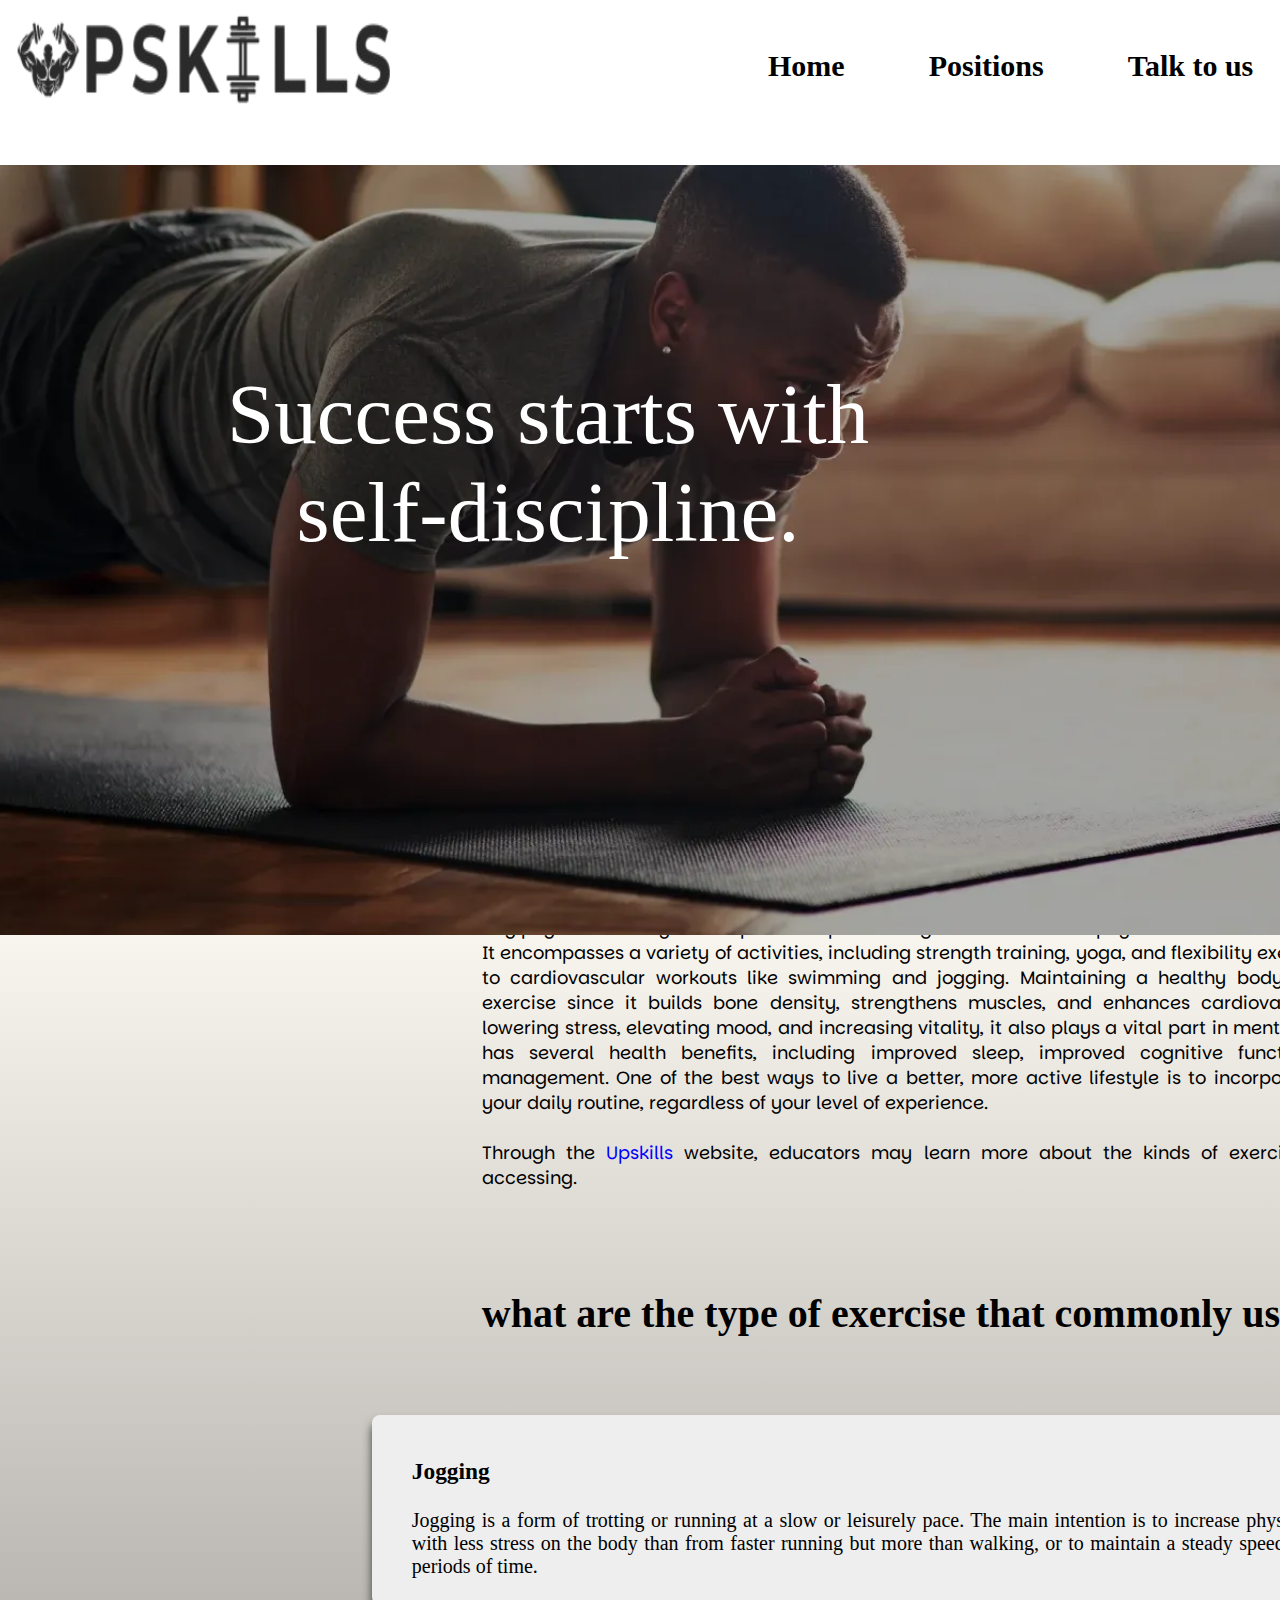
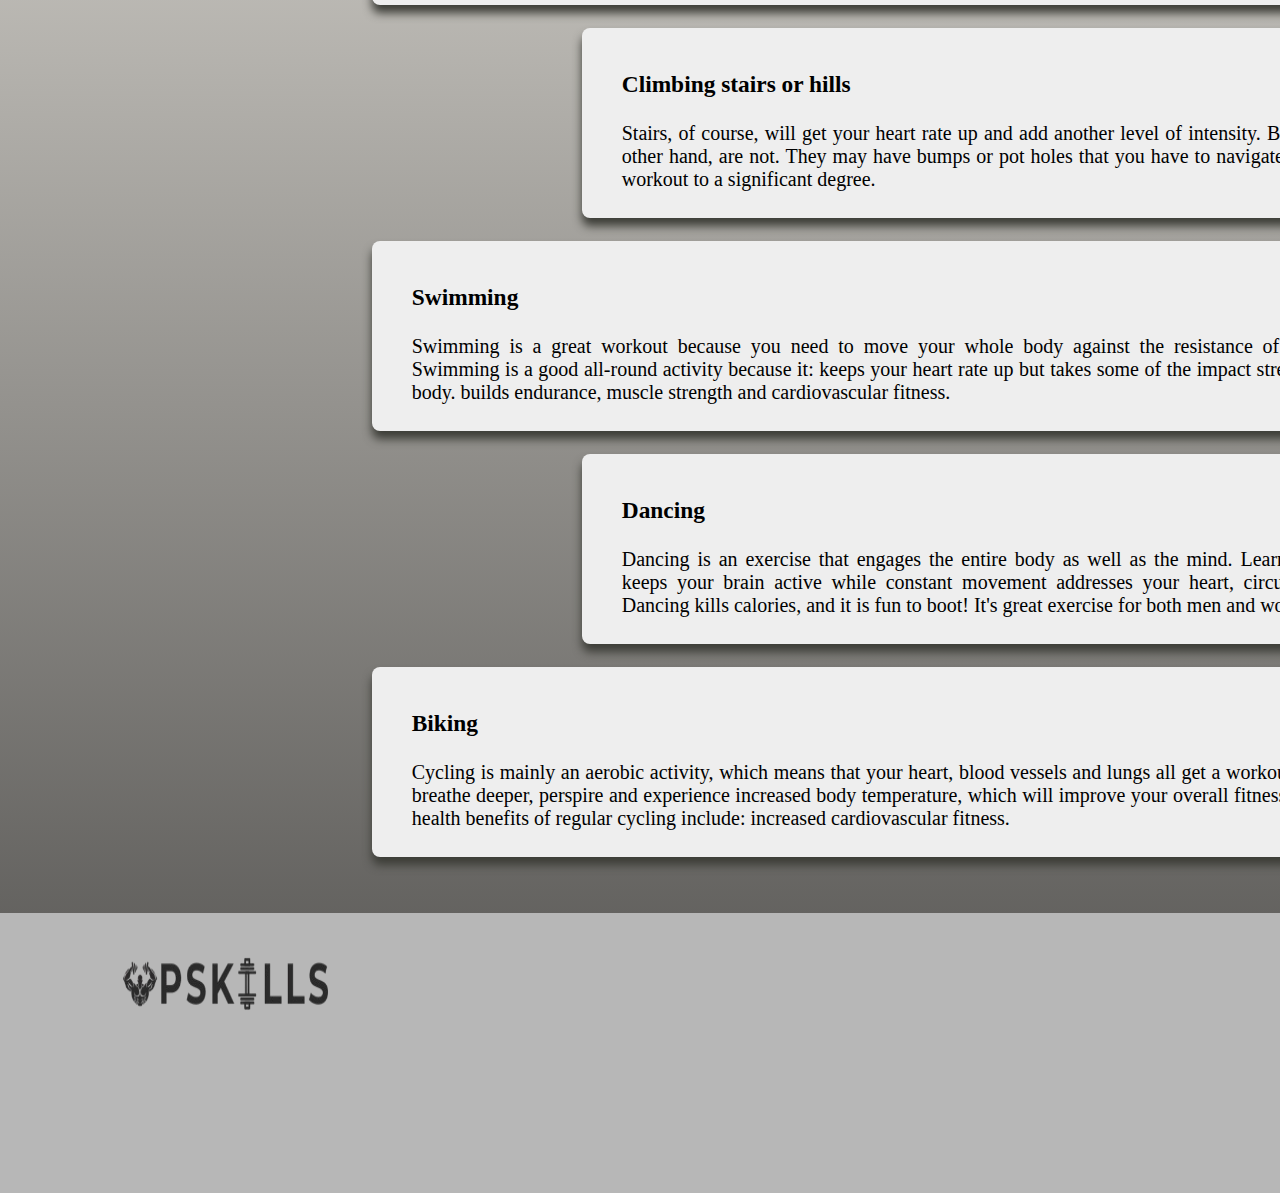
<file: index.html>
<!DOCTYPE html>
<html lang="en">
<head>
    <meta charset="UTF-8">
    <meta name="viewport" content="width=device-width, initial-scale=1.0">
    <link rel="preconnect" href="https://fonts.googleapis.com">
<link rel="preconnect" href="https://fonts.gstatic.com" crossorigin>
<link href="https://fonts.googleapis.com/css2?family=Parkinsans:wght@300..800&display=swap" rel="stylesheet">
<link rel="stylesheet" href="https://cdnjs.cloudflare.com/ajax/libs/font-awesome/6.7.1/css/all.min.css" integrity="sha512-5Hs3dF2AEPkpNAR7UiOHba+lRSJNeM2ECkwxUIxC1Q/FLycGTbNapWXB4tP889k5T5Ju8fs4b1P5z/iB4nMfSQ==" crossorigin="anonymous" referrerpolicy="no-referrer" />
    <link rel="stylesheet" href="style.css">
    <link rel="apple-touch-icon" sizes="180x180" href="/apple-touch-icon.png">
<link rel="icon" type="image/png" sizes="32x32" href="/favicon-32x32.png">
<link rel="icon" type="image/png" sizes="16x16" href="/favicon-16x16.png">
<link rel="manifest" href="/site.webmanifest">
    <title>Upskills</title>
</head>
<body>
<div class="bgcolor">
        <img src="./image/logo-removebg-preview.png" alt="logo">
    <nav class="navbar">
        <ul class="navlink">
            <li class="navlinks">
                <a href="home.html">Home</a>
            </li>
         
            <li class="navlinks labs">
                <a>Positions</a>
                <ul class="dropdown">
                    <div class="atak">
                    <a href="./sitting.html"><li>Sitting</li></a>
                    <a href="./kneeling.html"><li>Kneeling</li></a>
                    <a href="./lying.html"><li>Lying</li></a>
                </div>
                </ul>
            
            </li>
            <li class="navlinks">
                <a href="./talk.html">Talk to us</a>
            </li>
        </ul>
    </nav>
</div>
    <div class="bg">
       <p class="p1">Success starts with self-discipline.</p>
    </div>
<div class="all">
<div class="p2">
    <p class="p3">Any physical activity that improves or preserves general health and physical fitness is considered exercise. It encompasses a variety of activities, including strength training, yoga, and flexibility exercises in addition to cardiovascular workouts like swimming and jogging. Maintaining a healthy body requires regular exercise since it builds bone density, strengthens muscles, and enhances cardiovascular health. By lowering stress, elevating mood, and increasing vitality, it also plays a vital part in mental health. Exercise has several health benefits, including improved sleep, improved cognitive function, and weight management. One of the best ways to live a better, more active lifestyle is to incorporate exercise into your daily routine, regardless of your level of experience. 
        <br> 
        <br>
        Through the <a style="text-decoration: none; color: blue;" href="">Upskills</a> website, educators may learn more about the kinds of exercises students are accessing.
    </p>
    <br>
    <br>
</div>
    <p class="p4">what are the type of exercise that commonly used?</p>
    <br>
    <div class="una">
   <ol>
    <div class="atik">
    <li> <h3>Jogging</h3>
        Jogging is a form of trotting or running at a slow or leisurely pace. The main intention is to increase physical fitness with less stress on the body than from faster running but more than walking, or to maintain a steady speed for longer periods of time.</li>
    </div>
    <br>
    <div class="atiks">
    <li> <h3>Climbing stairs or hills</h3>
        Stairs, of course, will get your heart rate up and add another level of intensity. But stairs are predictable. Hills, on the other hand, are not. They may have bumps or pot holes that you have to navigate, which increases the intensity of the workout to a significant degree. </li>
    </div>
    <br>
    <div class="atik">
    <li><h3>Swimming</h3>
        Swimming is a great workout because you need to move your whole body against the resistance of the water. Swimming is a good all-round activity because it: keeps your heart rate up but takes some of the impact stress off your body. builds endurance, muscle strength and cardiovascular fitness.</li>
    </div>
    <br>
    <div class="atiks">
        <li><h3>Dancing</h3>
        Dancing is an exercise that engages the entire body as well as the mind. Learning and remembering choreography keeps your brain active while constant movement addresses your heart, circulation, balance, muscles and joints. Dancing kills calories, and it is fun to boot! It's great exercise for both men and women.</li>
    </div>
    <br>
    <div class="atik">
        <li><h3>Biking</h3>
        Cycling is mainly an aerobic activity, which means that your heart, blood vessels and lungs all get a workout. You will breathe deeper, perspire and experience increased body temperature, which will improve your overall fitness level. The health benefits of regular cycling include: increased cardiovascular fitness.</li>
    </div>
    </ol>
    </div>
    <br>
    <br>
    <div class="last">

        <img class="m1" src="./image/logo-removebg-preview.png" alt="logo">

       
    </div>
    <div class="f1">
        <a href="https://www.facebook.com/hhshhshshshshs"><i class="fa-brands fa-facebook"></i></a>
        </div>
        <div class="f2">
        <a href="https://www.instagram.com/dhars167/"><i class="fa-brands fa-instagram"></i></a>
        </div>
</div>
</body>
</html>
</file>
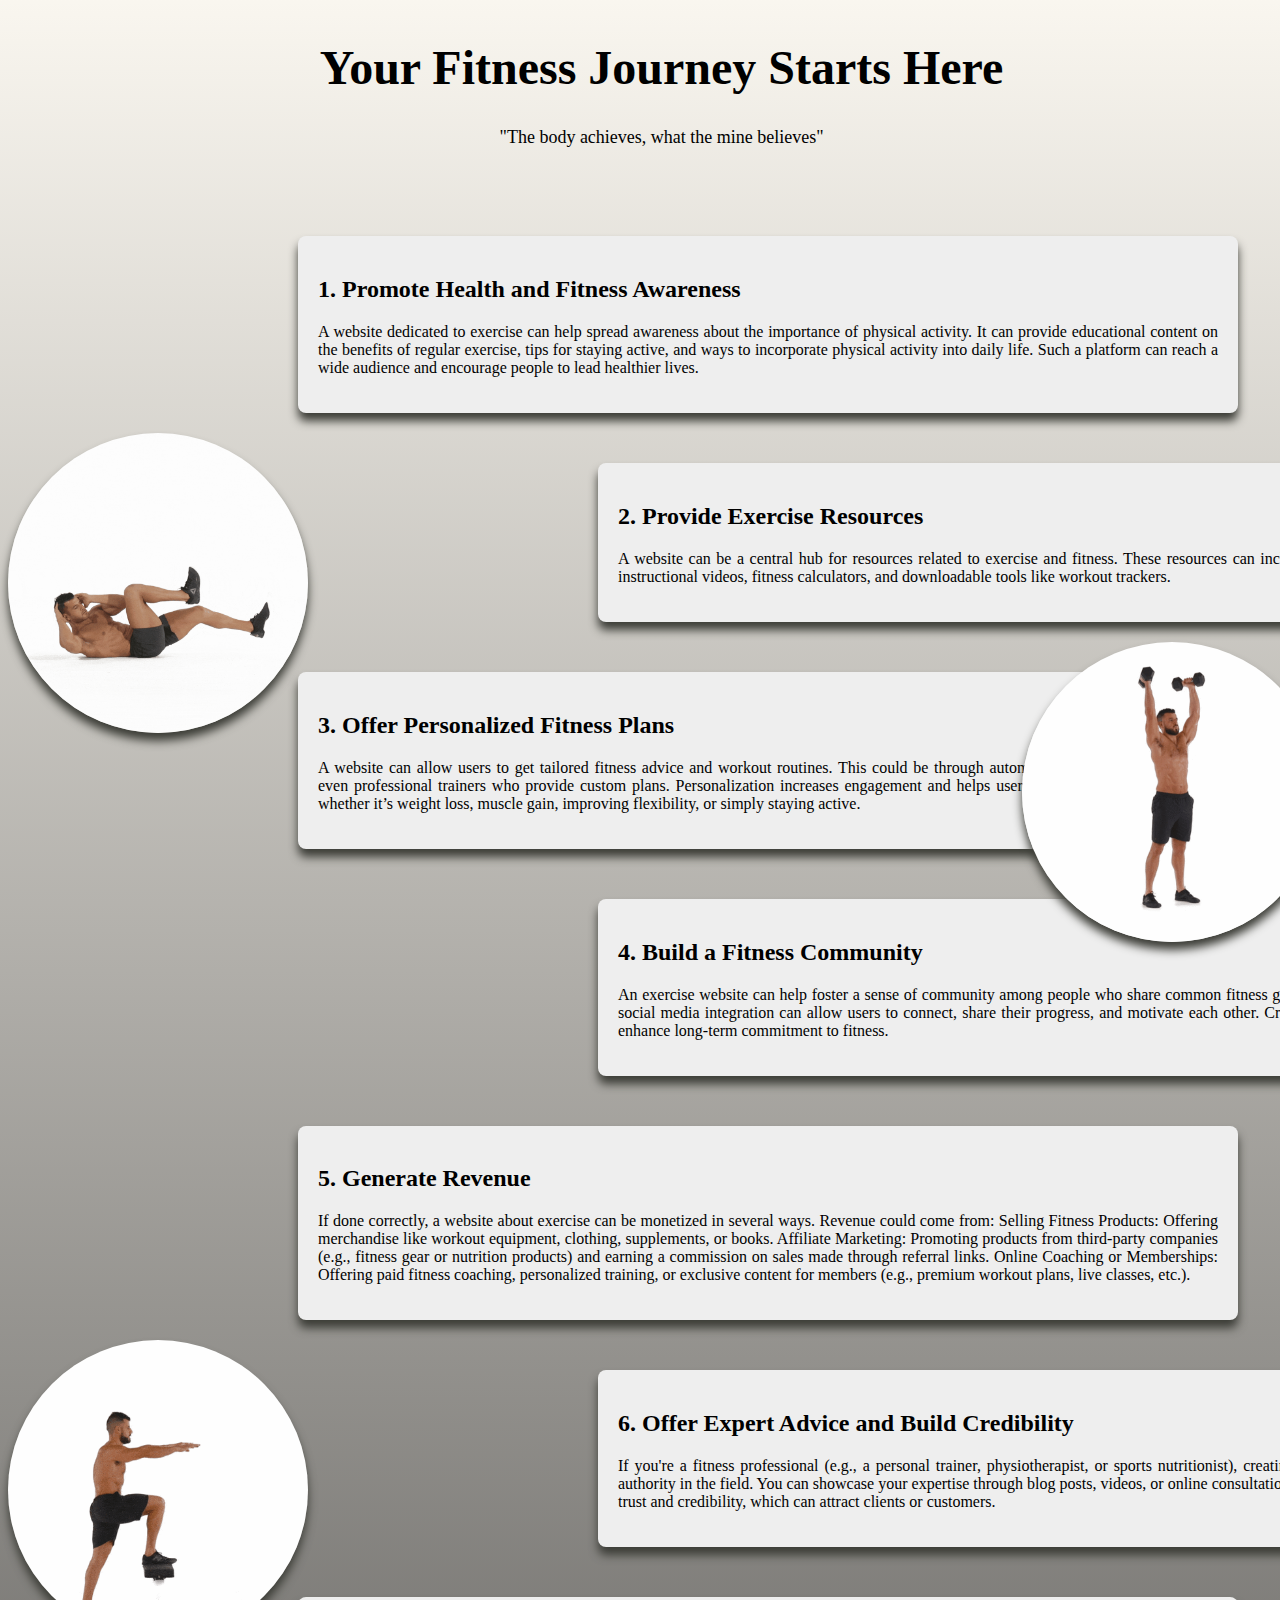
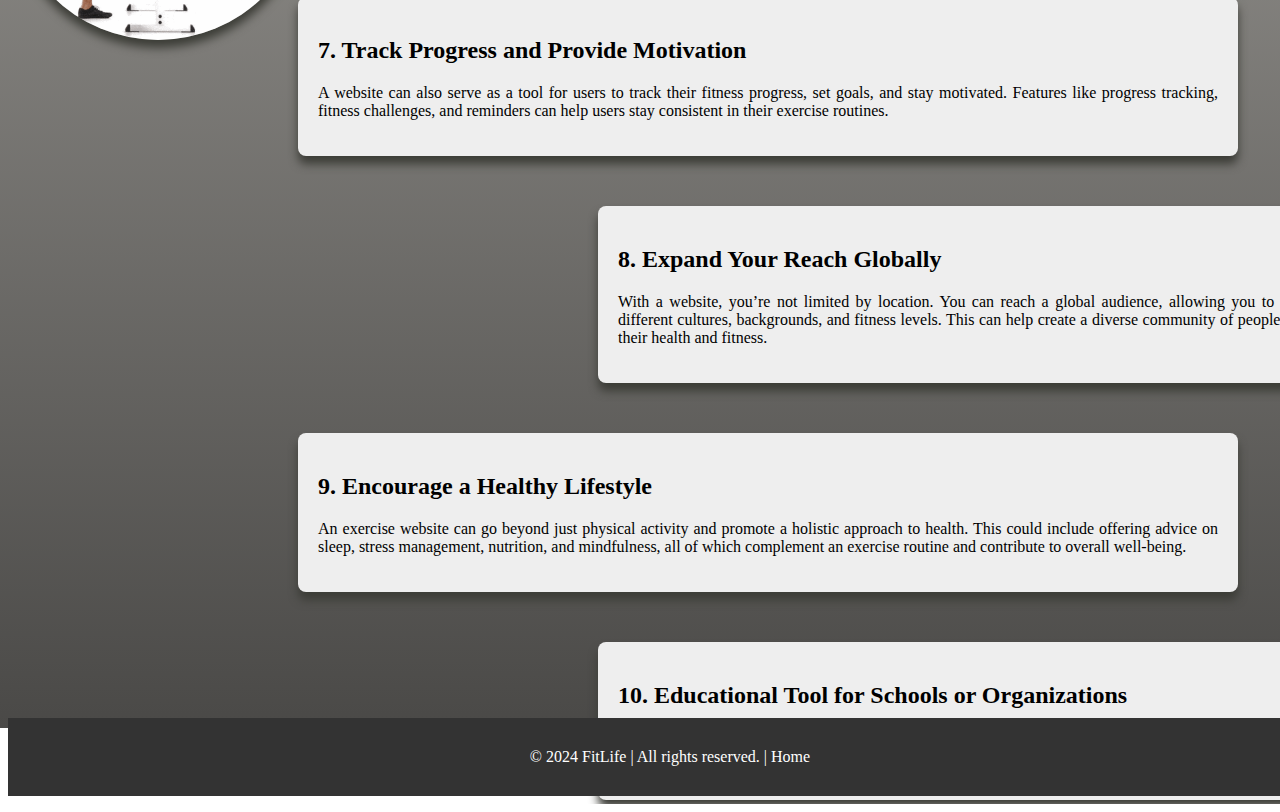
<file: home.html>
<!DOCTYPE html>
<html lang="en">
<head>
    <meta charset="UTF-8">
    <meta name="viewport" content="width=device-width, initial-scale=1.0">
    <link rel="stylesheet" href="style.css">
    <title>About</title>
</head>

<body>
    <div class="dar2">
    <header>
        <h1>Your Fitness Journey Starts Here</h1>
        <p class="motto">"The body achieves, what the mine believes"</p>
    </header>

    <!-- Section 1: Why We Created This Website -->
    <section>
        <div class="card">
            <h2>1. Promote Health and Fitness Awareness</h2>
            <p>A website dedicated to exercise can help spread awareness about the importance of physical activity. It can provide educational content on the benefits of regular exercise, tips for staying active, and ways to incorporate physical activity into daily life. Such a platform can reach a wide audience and encourage people to lead healthier lives.</p>
        </div>
            <img class="log" src="./image/100.gif"> 
    </section>
    <div class="cards">
        <h2>2. Provide Exercise Resources</h2>
        <p>A website can be a central hub for resources related to exercise and fitness. These resources can include workout routines, fitness plans, instructional videos, fitness calculators, and downloadable tools like workout trackers.</p>
    </div>    
    <img class="logs" src="./image/99.gif">
    <div class="card">
        <h2>3. Offer Personalized Fitness Plans</h2>
        <p>A website can allow users to get tailored fitness advice and workout routines. This could be through automated tools, questionnaires, or even professional trainers who provide custom plans. Personalization increases engagement and helps users achieve their specific goals, whether it’s weight loss, muscle gain, improving flexibility, or simply staying active.</p>
    </div>

    <div class="cards">
        <h2>4. Build a Fitness Community</h2>
        <p>An exercise website can help foster a sense of community among people who share common fitness goals. Forums, discussion boards, and social media integration can allow users to connect, share their progress, and motivate each other. Creating a supportive environment can enhance long-term commitment to fitness.</p>
    </div>
    <div class="card">
        <h2>5. Generate Revenue</h2>
        <p>If done correctly, a website about exercise can be monetized in several ways. Revenue could come from:
            Selling Fitness Products: Offering merchandise like workout equipment, clothing, supplements, or books.
            Affiliate Marketing: Promoting products from third-party companies (e.g., fitness gear or nutrition products) and earning a commission on sales made through referral links.
            Online Coaching or Memberships: Offering paid fitness coaching, personalized training, or exclusive content for members (e.g., premium workout plans, live classes, etc.).
            </p>
    </div>
    <img class="log" src="./image/98.gif">
    <div class="cards">
        <h2>6. Offer Expert Advice and Build Credibility</h2>
        <p>If you're a fitness professional (e.g., a personal trainer, physiotherapist, or sports nutritionist), creating a website can position you as an authority in the field. You can showcase your expertise through blog posts, videos, or online consultations. A well-maintained website builds trust and credibility, which can attract clients or customers.</p>
    </div>
    <div class="card">
        <h2>7. Track Progress and Provide Motivation</h2>
        <p>A website can also serve as a tool for users to track their fitness progress, set goals, and stay motivated. Features like progress tracking, fitness challenges, and reminders can help users stay consistent in their exercise routines.
        </p>
    </div><div class="cards">
        <h2>8. Expand Your Reach Globally</h2>
        <p>With a website, you’re not limited by location. You can reach a global audience, allowing you to share information with people from different cultures, backgrounds, and fitness levels. This can help create a diverse community of people who are all committed to improving their health and fitness.
        </p>
    </div><div class="card">
        <h2>9. Encourage a Healthy Lifestyle</h2>
        <p>An exercise website can go beyond just physical activity and promote a holistic approach to health. This could include offering advice on sleep, stress management, nutrition, and mindfulness, all of which complement an exercise routine and contribute to overall well-being.
        </p>
    </div><div class="cards">
        <h2>10. Educational Tool for Schools or Organizations</h2>
        <p>A website about exercise can be a valuable resource for schools, sports teams, or wellness organizations that want to educate their students, employees, or members about physical activity and fitness.
        </p>
    </div>
    <button onclick="topFunction()" id="myBtn" title="Go to top">Top</button>

<!--<div style="background-color:black;color:white;padding:30px">Scroll Down</div>
<div style="background-color:lightgrey;padding:30px 30px 2500px">This example demonstrates how to create a "scroll to top" button that becomes visible 
  <strong>when the user starts to scroll the page</strong>.</div>-->

<script>
// Get the button
let mybutton = document.getElementById("myBtn");

// When the user scrolls down 20px from the top of the document, show the button
window.onscroll = function() {scrollFunction()};

function scrollFunction() {
  if (document.body.scrollTop > 20 || document.documentElement.scrollTop > 20) {
    mybutton.style.display = "block";
  } else {
    mybutton.style.display = "none";
  }
}

// When the user clicks on the button, scroll to the top of the document
function topFunction() {
  document.body.scrollTop = 0;
  document.documentElement.scrollTop = 0;
}
</script>
</div>
<footer>
    <p>&copy; 2024 FitLife | All rights reserved. | <a href="./index.html" style="color: white;">Home</a></p>
</footer>
</body>
</html>
</file>
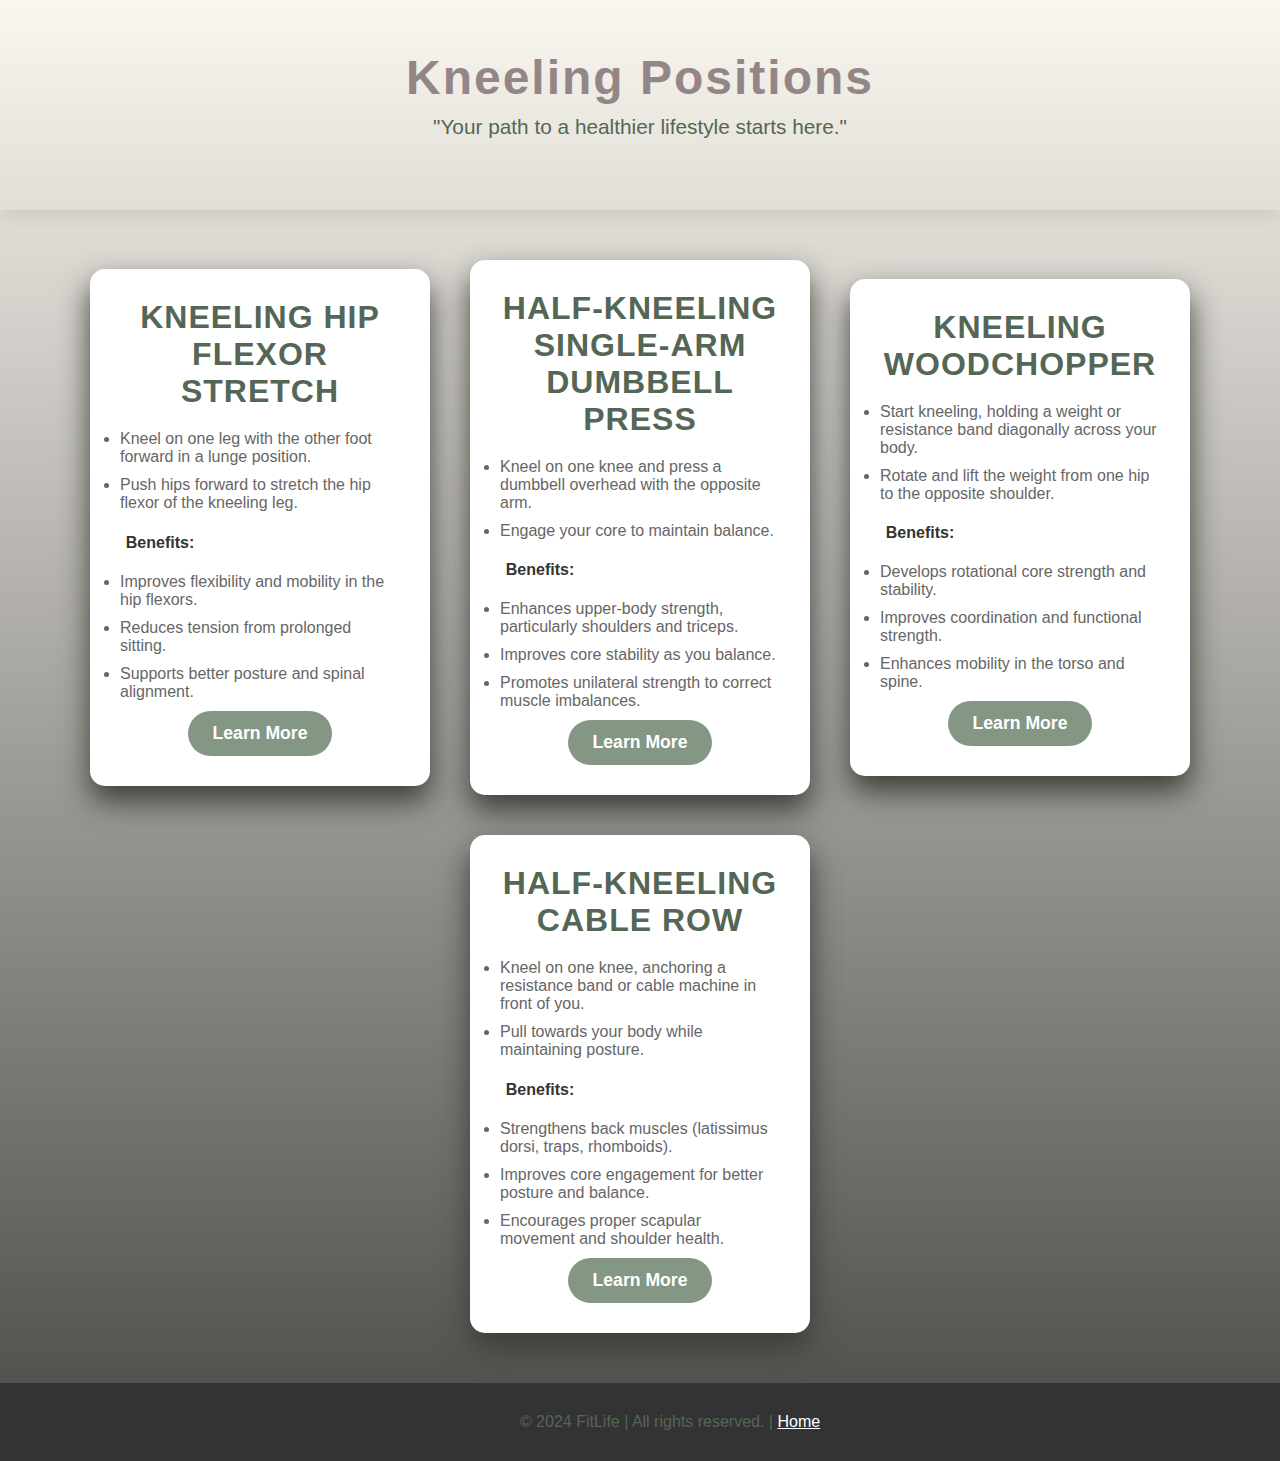
<file: kneeling.html>
<!DOCTYPE html>
<html lang="en">
<head>
    <meta charset="UTF-8">
    <meta name="viewport" content="width=device-width, initial-scale=1.0">
    <title>Kneeling Position</title>
    <link rel="stylesheet" href="knee.css">

</head>
<body>

    <header>
        <h1>Kneeling Positions</h1>
        <p>"Your path to a healthier lifestyle starts here."</p>
    </header>
<!-- Card 1: Kneeling Hip Flexor Stretch -->
    <div class="exercise-container">

        <div class="exercise-category">
            <h2>Kneeling Hip Flexor Stretch</h2>
            <ul>
                <li>Kneel on one leg with the other foot forward in a lunge position.</li>
                <li>Push hips forward to stretch the hip flexor of the kneeling leg.</li>

            </ul>
            <h4>Benefits:</h4>
            <ul>
                <li>Improves flexibility and mobility in the hip flexors.</li>
                <li>Reduces tension from prolonged sitting.</li>
                <li>Supports better posture and spinal alignment.</li>
            </ul>

            <a href="https://www.youtube.com/watch?v=bbFFdxcAYiw" class="btn-learn-more">Learn More</a>
        </div>

        <!-- Card 2: Half-Kneeling Single-Arm Press -->
        <div class="exercise-category">
            <h2>Half-Kneeling Single-Arm Dumbbell Press</h2>
            <ul>
                <li>Kneel on one knee and press a dumbbell overhead with the opposite arm.</li>
                <li>Engage your core to maintain balance.</li>
            </ul>
            <h4>Benefits:</h4>
            <ul>
                <li>Enhances upper-body strength, particularly shoulders and triceps.</li>
                <li>Improves core stability as you balance.</li>
                <li>Promotes unilateral strength to correct muscle imbalances.</li>
            </ul>
            <a href="https://www.youtube.com/watch?v=4DUIY95jX6Y" class="btn-learn-more">Learn More</a>
        </div>

        <!-- Card 3: Kneeling Woodchopper -->
        <div class="exercise-category">
            <h2>Kneeling Woodchopper</h2>
            <ul>
                <li>Start kneeling, holding a weight or resistance band diagonally across your body.</li>
                <li>Rotate and lift the weight from one hip to the opposite shoulder.</li>
            </ul>
            <h4>Benefits:</h4>
            <ul>
                <li>Develops rotational core strength and stability.</li>
                <li>Improves coordination and functional strength.</li>
                <li>Enhances mobility in the torso and spine.</li>
            </ul>
            <a href="https://www.youtube.com/watch?v=P88g9w0Z5-I" class="btn-learn-more">Learn More</a>
        </div>

        <!-- Card 4: Balance & Stability -->
        <div class="exercise-category">
            <h2>Half-Kneeling Cable Row</h2>
            <ul>
                <li>Kneel on one knee, anchoring a resistance band or cable machine in front of you.</li>
                <li>Pull towards your body while maintaining posture.</li>
            </ul>
            <h4>Benefits:</h4>
            <ul>
                <li>Strengthens back muscles (latissimus dorsi, traps, rhomboids).</li>
                <li>Improves core engagement for better posture and balance.</li>
                <li>Encourages proper scapular movement and shoulder health.</li>
            </ul>
            <a href="https://www.youtube.com/watch?v=RwRZ_c8ljuw" class="btn-learn-more">Learn More</a>
        </div>
    </div>

    <footer>
        <p>&copy; 2024 FitLife | All rights reserved. | <a href="./index.html" style="color: white;">Home</a></p>
    </footer>

</body>
</html>
</file>
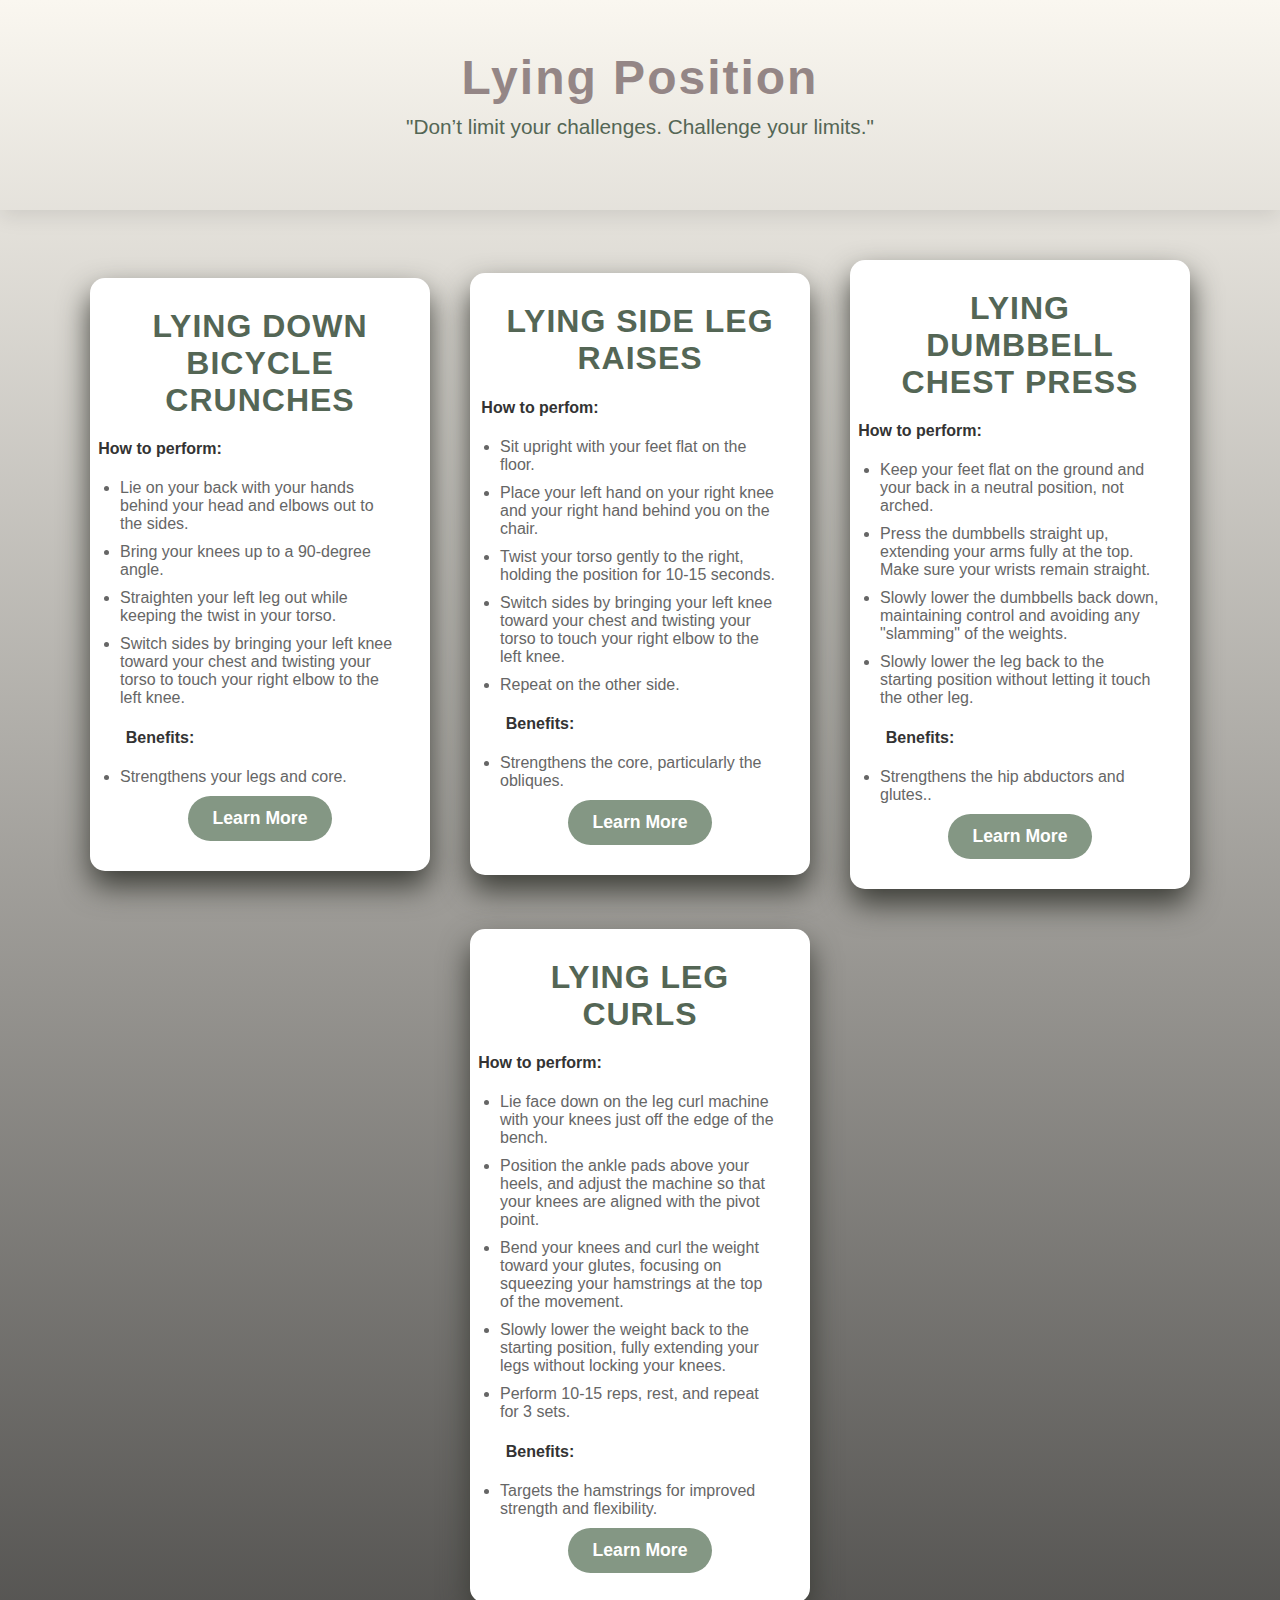
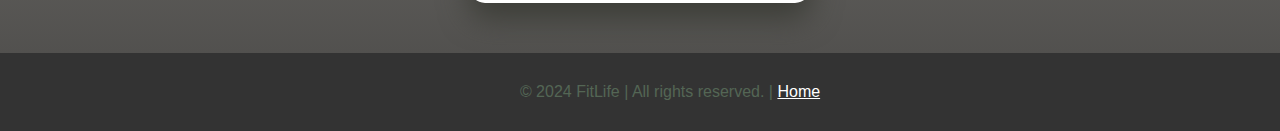
<file: lying.html>
<!DOCTYPE html>
<html lang="en">
<head>
    <meta charset="UTF-8">
    <meta name="viewport" content="width=device-width, initial-scale=1.0">
    <title>Lying Position</title>
    <link rel="stylesheet" href="knee.css">


</head>
<body>

    <header>
        <h1>Lying Position</h1>
        <p>"Don’t limit your challenges. Challenge your limits."</p>
    </header>
<!-- Card 1: Kneeling Hip Flexor Stretch -->
    <div class="exercise-container">

        <div class="exercise-category">
            <h2>Lying Down Bicycle Crunches</h2>
            <h4>How to perform:</h4>
            <ul>
                <li>Lie on your back with your hands behind your head and elbows out to the sides.</li>
                <li>Bring your knees up to a 90-degree angle.</li>
                            <li>Straighten your left leg out while keeping the twist in your torso.</li>
                            <li>Switch sides by bringing your left knee toward your chest and twisting your torso to touch your right elbow to the left knee.</li>
            </ul>
            <h4>Benefits:</h4>
            <ul>
                <li>Strengthens your legs and core.</li>
            </ul>

            <a href="https://www.youtube.com/watch?v=1we3bh9uhqY" class="btn-learn-more">Learn More</a>
        </div>

        <!-- Card 2: Half-Kneeling Single-Arm Press -->
        <div class="exercise-category">
            <h2> Lying Side Leg Raises</h2>
            <h4>How to perfom:</h4>
            <ul>
                <li>Sit upright with your feet flat on the floor.</li>
                            <li>Place your left hand on your right knee and your right hand behind you on the chair.</li>
                            <li>Twist your torso gently to the right, holding the position for 10-15 seconds.</li>
                            <li>Switch sides by bringing your left knee toward your chest and twisting your torso to touch your right elbow to the left knee.</li>
                            <li>Repeat on the other side.</li>
            </ul>
            <h4>Benefits:</h4>
            <ul>
                <li>Strengthens the core, particularly the obliques.</li>
            </ul>
            <a href="https://www.youtube.com/watch?v=pNismoYr1Fg" class="btn-learn-more">Learn More</a>
        </div>

        <!-- Card 3: Kneeling Woodchopper -->
        <div class="exercise-category">
            <h2>Lying Dumbbell Chest Press</h2>
            <h4>How to perform:</h4>
            <ul>
                
                            <li>Keep your feet flat on the ground and your back in a neutral position, not arched.</li>
                            <li>Press the dumbbells straight up, extending your arms fully at the top. Make sure your wrists remain straight.</li>
                            <li>Slowly lower the dumbbells back down, maintaining control and avoiding any "slamming" of the weights.</li>
                            <li>Slowly lower the leg back to the starting position without letting it touch the other leg.</li>
            </ul>
            <h4>Benefits:</h4>
            <ul>
                <li>Strengthens the hip abductors and glutes..</li>
            </ul>
            <a href="https://www.youtube.com/watch?v=t1iaVBMItPo" class="btn-learn-more">Learn More</a>
        </div>

        <!-- Card 4: Balance & Stability -->
        <div class="exercise-category">
            <h2>Lying Leg Curls</h2>
            <h4>How to perform:</h4>
            <ul>
                <li>Lie face down on the leg curl machine with your knees just off the edge of the bench.</li>
                <li>Position the ankle pads above your heels, and adjust the machine so that your knees are aligned with the pivot point.</li>
                            <li>Bend your knees and curl the weight toward your glutes, focusing on squeezing your hamstrings at the top of the movement.</li>
                            <li>Slowly lower the weight back to the starting position, fully extending your legs without locking your knees.</li>
                            <li>Perform 10-15 reps, rest, and repeat for 3 sets.</li>
            </ul>
            <h4>Benefits:</h4>
            <ul>
                <li>Targets the hamstrings for improved strength and flexibility.</li>
            </ul>
            <a href="https://www.youtube.com/watch?v=jxctD6fL_FQ" class="btn-learn-more">Learn More</a>
        </div>
    </div>

    <footer>
        <p>&copy; 2024 FitLife | All rights reserved. | <a href="./index.html" style="color: white;">Home</a></p>
    </footer>

</body>
</html>
</file>
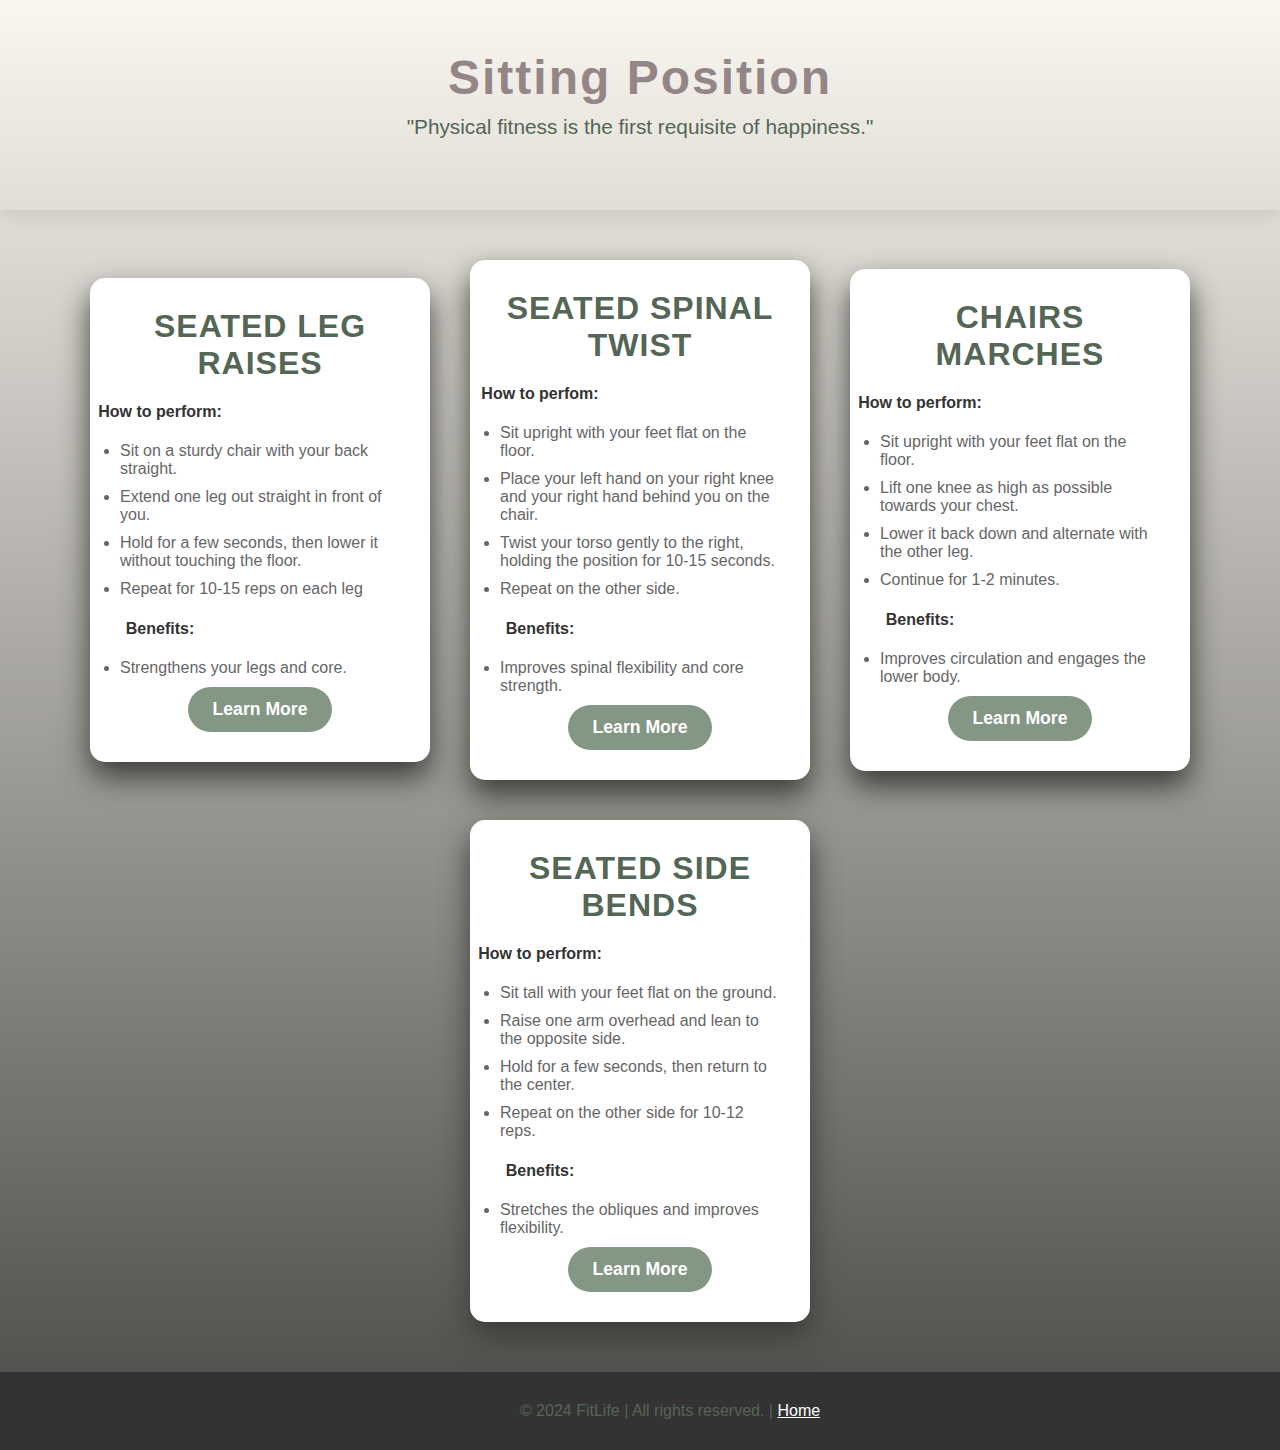
<file: sitting.html>
<!DOCTYPE html>
<html lang="en">
<head>
    <meta charset="UTF-8">
    <meta name="viewport" content="width=device-width, initial-scale=1.0">
    <title>Sitting Position</title>
    <link rel="stylesheet" href="knee.css">

</head>
<body>

    <header>
        <h1>Sitting Position</h1>
        <p>"Physical fitness is the first requisite of happiness."</p>
    </header>
<!-- Card 1: Kneeling Hip Flexor Stretch -->
    <div class="exercise-container">

        <div class="exercise-category">
            <h2>Seated Leg Raises</h2>
            <h4>How to perform:</h4>
            <ul>
                <li>Sit on a sturdy chair with your back straight.</li>
                <li>Extend one leg out straight in front of you.</li>
                            <li>Hold for a few seconds, then lower it without touching the floor.</li>
                            <li>Repeat for 10-15 reps on each leg</li>
            </ul>
            <h4>Benefits:</h4>
            <ul>
                <li>Strengthens your legs and core.</li>
            </ul>

            <a href="https://www.youtube.com/watch?v=vSuGGbpUasg" class="btn-learn-more">Learn More</a>
        </div>

        <!-- Card 2: Half-Kneeling Single-Arm Press -->
        <div class="exercise-category">
            <h2>Seated Spinal Twist</h2>
            <h4>How to perfom:</h4>
            <ul>
                <li>Sit upright with your feet flat on the floor.</li>
                            <li>Place your left hand on your right knee and your right hand behind you on the chair.</li>
                            <li>Twist your torso gently to the right, holding the position for 10-15 seconds.</li>
                            <li>Repeat on the other side.</li>
            </ul>
            <h4>Benefits:</h4>
            <ul>
                <li>Improves spinal flexibility and core strength.</li>
            </ul>
            <a href="https://www.youtube.com/watch?v=ciGK6HyYqV4" class="btn-learn-more">Learn More</a>
        </div>

        <!-- Card 3: Kneeling Woodchopper -->
        <div class="exercise-category">
            <h2>Chairs Marches</h2>
            <h4>How to perform:</h4>
            <ul>
                <li>Sit upright with your feet flat on the floor.</li>
                            <li>Lift one knee as high as possible towards your chest.</li>
                            <li>Lower it back down and alternate with the other leg.</li>
                            <li>Continue for 1-2 minutes.</li>
            </ul>
            <h4>Benefits:</h4>
            <ul>
                <li>Improves circulation and engages the lower body.</li>
            </ul>
            <a href="https://www.youtube.com/watch?v=uoRVJBDEX60" class="btn-learn-more">Learn More</a>
        </div>

        <!-- Card 4: Balance & Stability -->
        <div class="exercise-category">
            <h2>Seated Side Bends</h2>
            <h4>How to perform:</h4>
            <ul>
                <li>Sit tall with your feet flat on the ground.</li>
                <li>Raise one arm overhead and lean to the opposite side.</li>
                            <li>Hold for a few seconds, then return to the center.</li>
                            <li>Repeat on the other side for 10-12 reps.</li>
            </ul>
            <h4>Benefits:</h4>
            <ul>
                <li>Stretches the obliques and improves flexibility.</li>
            </ul>
            <a href="https://www.youtube.com/watch?v=Rze6cxfJpOQ" class="btn-learn-more">Learn More</a>
        </div>
    </div>

    <footer>
        <p>&copy; 2024 FitLife | All rights reserved. | <a href="./index.html" style="color: white;">Home</a></p>
    </footer>

</body>
</html>
</file>
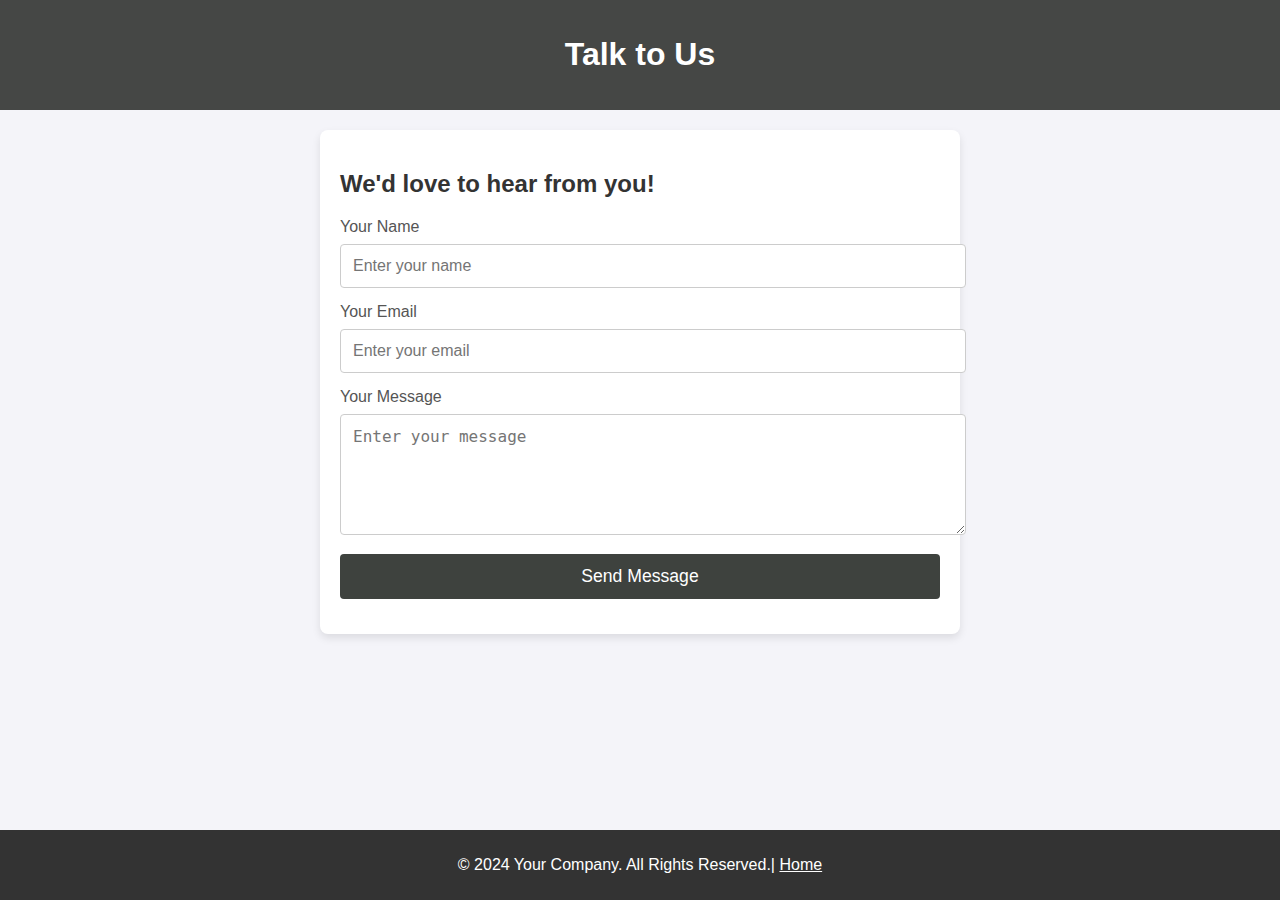
<file: talk.html>
<!DOCTYPE html>
<html lang="en">
<head>
    <meta charset="UTF-8">
    <meta name="viewport" content="width=device-width, initial-scale=1.0">
    <meta http-equiv="X-UA-Compatible" content="ie=edge">
    <title>Talk to Us</title>
    <style>
        body {
            font-family: Arial, sans-serif;
            background-color: #f4f4f9;
            margin: 0;
            padding: 0;
            
        }
        header {
            background-color: #454745;
            color: white;
            padding: 15px;
            text-align: center;
        }
        main {
            padding: 20px;
        }
        .container {
            max-width: 600px;
            margin: 0 auto;
            background-color: white;
            padding: 20px;
            box-shadow: 0 4px 8px rgba(0, 0, 0, 0.1);
            border-radius: 8px;
        }
        h2 {
            color: #333;
        }
        label {
            font-size: 1rem;
            color: #555;
            margin-bottom: 8px;
            display: block;
        }
        input, textarea {
            width: 100%;
            padding: 12px;
            margin-bottom: 15px;
            border: 1px solid #ccc;
            border-radius: 4px;
            font-size: 1rem;
        }
        input[type="submit"] {
            background-color: #3e423e;
            color: white;
            border: none;
            cursor: pointer;
            font-size: 1.1rem;
        }
        input[type="submit"]:hover {
            background-color: #6c7e6d;
        }
        footer {
            text-align: center;
            background-color: #333;
            color: white;
            padding: 10px 0;
            position: fixed;
            width: 100%;
            bottom: 0;
        }
    </style>
</head>
<body>

<header>
    <h1>Talk to Us</h1>
</header>

<main>
    <div class="container">
        <h2>We'd love to hear from you!</h2>
        <form action="your-server-endpoint-here" method="POST">
            <label for="name">Your Name</label>
            <input type="text" id="name" name="name" placeholder="Enter your name" required>

            <label for="email">Your Email</label>
            <input type="email" id="email" name="email" placeholder="Enter your email" required>

            <label for="message">Your Message</label>
            <textarea id="message" name="message" rows="5" placeholder="Enter your message" required></textarea>

            <input type="submit" value="Send Message">
        </form>
    </div>
</main>

<footer>
    <p>&copy; 2024 Your Company. All Rights Reserved.| <a href="./index.html" style="color: white;">Home</a></p>
</footer>

</body>
</html>
</file>
<file: style.css>
*{
    padding: 0px;
    border: 0px;
}

.all{
    width: 215vh;
    margin-left: -10px;
    background: linear-gradient(#FAF7F0, #4A4947);
}

img{
    width: 400px;
    height: 100px;
}

.p1{
    margin-top: 200px;
    margin-left: 150px;
    width: 800px;
    box-sizing: border-box;
    color: white;
    font-size: 85px;
}

.bg{
    background-image: url(./image/image.webp);
    margin-top: 50px;
    margin-left: -10px;
    height: 770px;
    width: 105%;
    background-size: cover;
    background-position: center;
    align-items: center;
    text-align: center;
    position: absolute;  
}

.bgcolor{
    width: 105%;
    padding: 0px;
    border: 0px;
    background-color: white;
}

.hi{
    border-radius: 10px;
    background-color: skyblue;
    color: white;
}

.p2{
    margin-left: 25%;
    width: 960px;
    text-align: justify;
    margin-top: 800px;
    font-size: 17.9px;
}

.p3{
    font-family: "Parkinsans", sans-serif;
  font-optical-sizing: auto;
  font-weight: <weight>;
  font-style: normal;
  animation: appear linear;
  animation-timeline: view();
  animation-range: entry 0 cover 40%;
}

.p4{
    margin-left: 25%;
    font-size: 40px;
    font-weight: bold;
    animation: appear linear;
    animation-timeline: view();
    animation-range: entry 0 cover 40%;
}

.una{
    font-size: 20px;
    margin-left: 25%;
}


ol li{
    width: 960px;
    text-align: justify;
}

.last{
    margin-left: -10px;
    margin-bottom: -10px;
    height: 200px;
    width: 100%;
    background-color: #B7B7B7;
    padding: 40px;
}

.logss{
    width: 100px;
}

.m1{
    margin-left:90px;
    width: 220px;
    height: 60px;
}

.fa-facebook{
    font-size: 45px;
    color: #FDF7F4;
    transition: .5s;
}

.fa-facebook:hover{
    color: #0A5EB0;
}

.f1{
    margin-left: 130px;
    margin-top: -120px;
}

.fa-instagram{
    font-size: 50px;
    color: #FDF7F4;
    transition: .5s;
}

.fa-instagram:hover{
    color: #B03052;
}

.f2{
    margin-left: 200px;
    margin-top: -47px;
}

.dar2{
    margin-bottom: -10px;
    margin-left: -10px;
    margin-top: -20px;
    background: linear-gradient(#FAF7F0, #4A4947);
    height: 260vh;
    width: 105%;
    background-size: cover;
    background-position: center;
}
.motto{
    font-size: large;
}
    header {
        color: black;
        padding: 20px 0;
        text-align: center;
    }
    h1 {
        font-size: 3rem;
    }
    .card {
        margin-left: 300px;
        text-align: justify;
        width: 900px;
        padding: 20px;
        border-radius: 8px;
        box-shadow: 0 8px 10px #3C3D37;
        margin-bottom: 20px;
        transition: transform 0.3s ease-in-out;
        margin-top: 50px;
        background-color: #EEEEEE;
    }

    .cards{
        margin-left: 600px;
        text-align: justify;
        width: 900px;
        padding: 20px;
        border-radius: 8px;
        box-shadow: 0 8px 10px #3C3D37;
        margin-bottom: 20px;
        transition: transform 0.3s ease-in-out;
        margin-top: 50px;
        background-color: #EEEEEE;
    }
    .card:hover {
        transform: translateY(-5px);
    }

    .cards:hover{
        transform: translateY(-5px);

    }

    .atik{
        margin-left: -110px;
        border-radius: 8px;
        padding: 20px;
        width: 1005px;
        height: 150px;
        background-color:#EEEEEE;
        box-shadow: 0 8px 10px #3C3D37;
        animation: appear linear;
        animation-timeline: view();
        animation-range: entry 0 cover 40%;
    }
    .log{
        position: absolute;
        height: 300px;
        width: 300px;
        border-radius: 500%;
        padding: 0px;
        margin-left:  10px;
        box-shadow: 0 8px 10px #3C3D37;
    }
    .logs{
        position: absolute;
        height: 300px;
        width: 300px;
        border-radius: 500%;
        padding: 0px;
        margin-left: 80%;
        box-shadow: 0 8px 10px #3C3D37;
    }

#myBtn {
  display: none;
  position: fixed;
  bottom: 20px;
  right: 30px;
  z-index: 99;
  font-size: 18px;
  border: none;
  outline: none;
  background-color: rgb(175, 175, 180);
  color: white;
  cursor: pointer;
  padding: 15px;
  border-radius: 4px;
}

#myBtn:hover {
  background-color: #686464;
  transform: translateY(-5px);
}
footer {
            background: #333;
            color: white;
            padding: 30px;
            position: relative;
            bottom: 0;
            width: 100%;
            text-align: center;
        }
        footer p {
            margin: 0;
            font-size: 1rem;
            font-weight: 300;
        }

    .atiks{
        border-radius: 8px;
        padding: 20px;
        width: 1005px;
        height: 150px;
        background-color:#EEEEEE;
        box-shadow: 0 8px 10px #3C3D37;
        margin-left: 100px;
        animation: appear linear;
        animation-timeline: view();
        animation-range: entry 0 cover 40%;
    }

    li{
        margin-left: 20px;
    }

    @keyframes appear{
        from{
            opacity: 0;
           transform: translateX(-100px);
        }
        to{
            opacity: 1;
            transform: translateX(0px);
        }
    }

    .navbar{
        padding: 0.5rem 1.5rem;
        border-radius: 1rem;
        margin-left: 700px;
        margin-top: -95px;
    }

    .navlink{
        display: flex;
        gap: 2rem;
    }


    .navlinks, .dropdown li{
        list-style: none;
        height: 100%;
        padding: 0.5rem 1rem;
        font-weight: 600;
        cursor: pointer;
    } 

    a{
        text-decoration: none;
        color: currentColor;
    }

    .dropdown{
        margin-left: -150px;
        font-size: 20px;
        position: absolute;
        background-color: antiquewhite;
        border-radius: 10px;
        color: black;
        display: none;
    }


    .labs:hover .dropdown{
        display: block;
    }

    .navbar a{
        font-size: 30px ;
    }

    .navbar a:hover{
        color: blue;
    }

    .atak{
        margin-left: 50px;
        width: 500px;
    }

    li{
        display: inline-block;
    }
</file>
<file: knee.css>
body {
    font-family: 'Arial', sans-serif;
    margin: 0;
    padding: 0;
    background: linear-gradient(#FAF7F0, #4A4947);
    color: #333;
    text-align: center;
}
header {

    color: rgb(148, 134, 134);
    padding: 50px 0;
    box-shadow: 0 6px 20px rgba(0, 0, 0, 0.1);
}
h1 {
    font-size: 3rem;
    font-weight: 600;
    letter-spacing: 2px;
    margin: 0;
}
h4 { 
    margin-left: -200px;
}
p {
    font-size: 1.3rem;
    color: #546655;
    margin-top: 10px;
    font-weight: 400;
}
.exercise-container {
    display: flex;
    justify-content: center;
    align-items: center;
    flex-wrap: wrap;
    gap: 40px;
    padding: 50px 20px;
    transition: transform 0.5s ease;
}
.exercise-category {
    background: #fff;
    border-radius: 15px;
    padding: 30px;
    width: 280px;
    box-shadow: 0 15px 30px #3C3D37;
    transition: transform 0.3s ease, box-shadow 0.3s ease;
    overflow: hidden;
    position: relative;
}
.exercise-category:hover {
    transform: translateY(-10px);
    box-shadow: 0 25px 50px rgba(0, 0, 0, 0.2);
}
.exercise-category h2 {
    margin: 0 0 20px;
    font-size: 2rem;
    color: #546655;
    text-transform: uppercase;
    letter-spacing: 1px;
}
.exercise-category p {
    font-size: 1rem;
    color: #555;
    line-height: 1.6;
    margin-bottom: 20px;
}
.exercise-category ul {

    padding: 0;
    margin: 0;
    font-size: 1rem;
    text-align: left;
}
.exercise-category ul li {
    margin-bottom: 10px;
    color: #666;
    transition: color 0.3s ease;
}
.exercise-category ul li:hover {
    color: #0307d1fb;
}
.btn-learn-more {
    display: inline-block;
    padding: 12px 25px;
    background: #849784;
    color: white;
    text-decoration: none;
    font-size: 1.1rem;
    font-weight: 600;
    border-radius: 30px;
    transition: background-color 0.3s ease;
}
.btn-learn-more:hover {
    background-color: #388e3c;
}

/* New animations for visual effects */
.exercise-category:before {
    content: '';
    position: absolute;
    top: 0;
    left: 0;
    width: 100%;
    height: 5px;
    background: #676e67;
    transform: scaleX(0);
    transform-origin: bottom right;
    transition: transform 0.5s ease;
}
.exercise-category:hover:before {
    transform: scaleX(1);
    transform-origin: bottom left;
}

/* Responsive design */
@media (max-width: 768px) {
    .exercise-container {
        flex-direction: column;
        gap: 30px;
    }
    .exercise-category {
        width: 90%;
        margin: 0 auto;
    }
}

footer {
    background: #333;
    color: white;
    padding: 30px;
    position: relative;
    bottom: 0;
    width: 100%;
    text-align: center;
}
footer p {
    margin: 0;
    font-size: 1rem;
    font-weight: 300;
}
</file>
